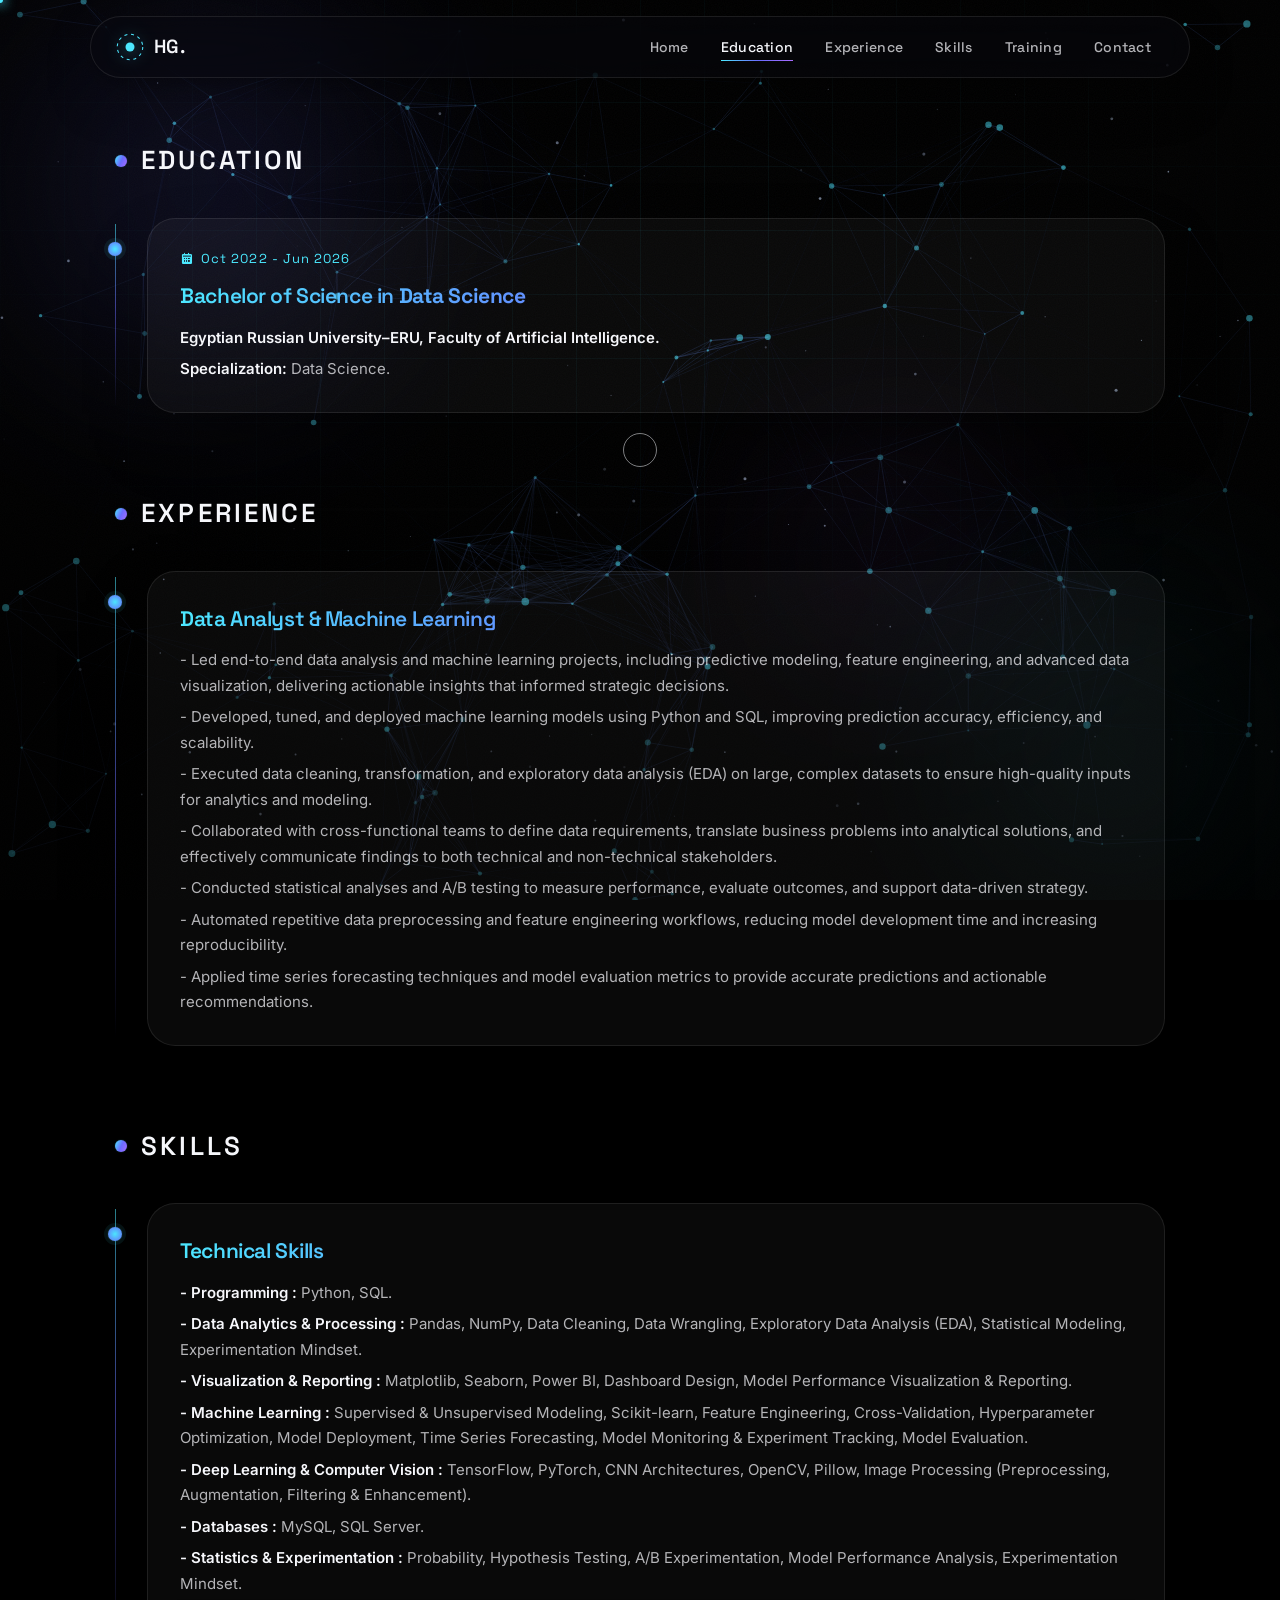
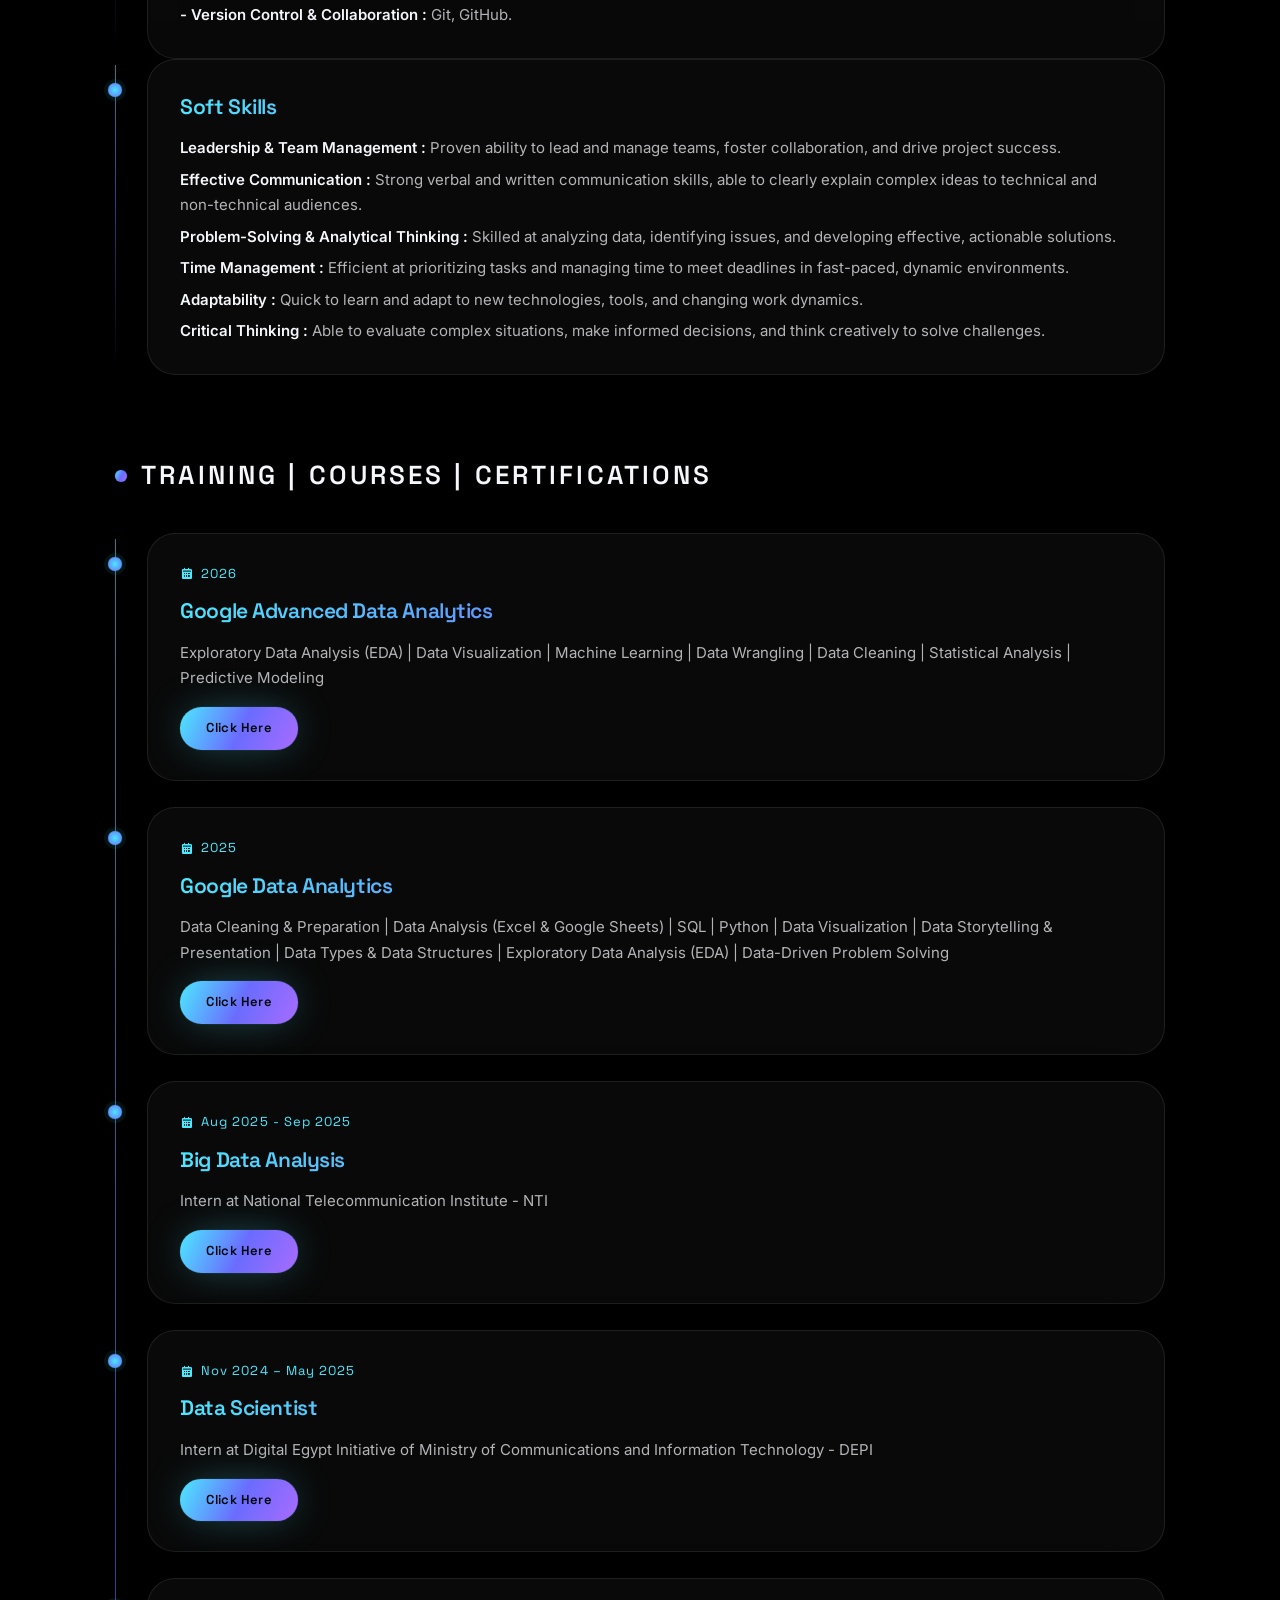
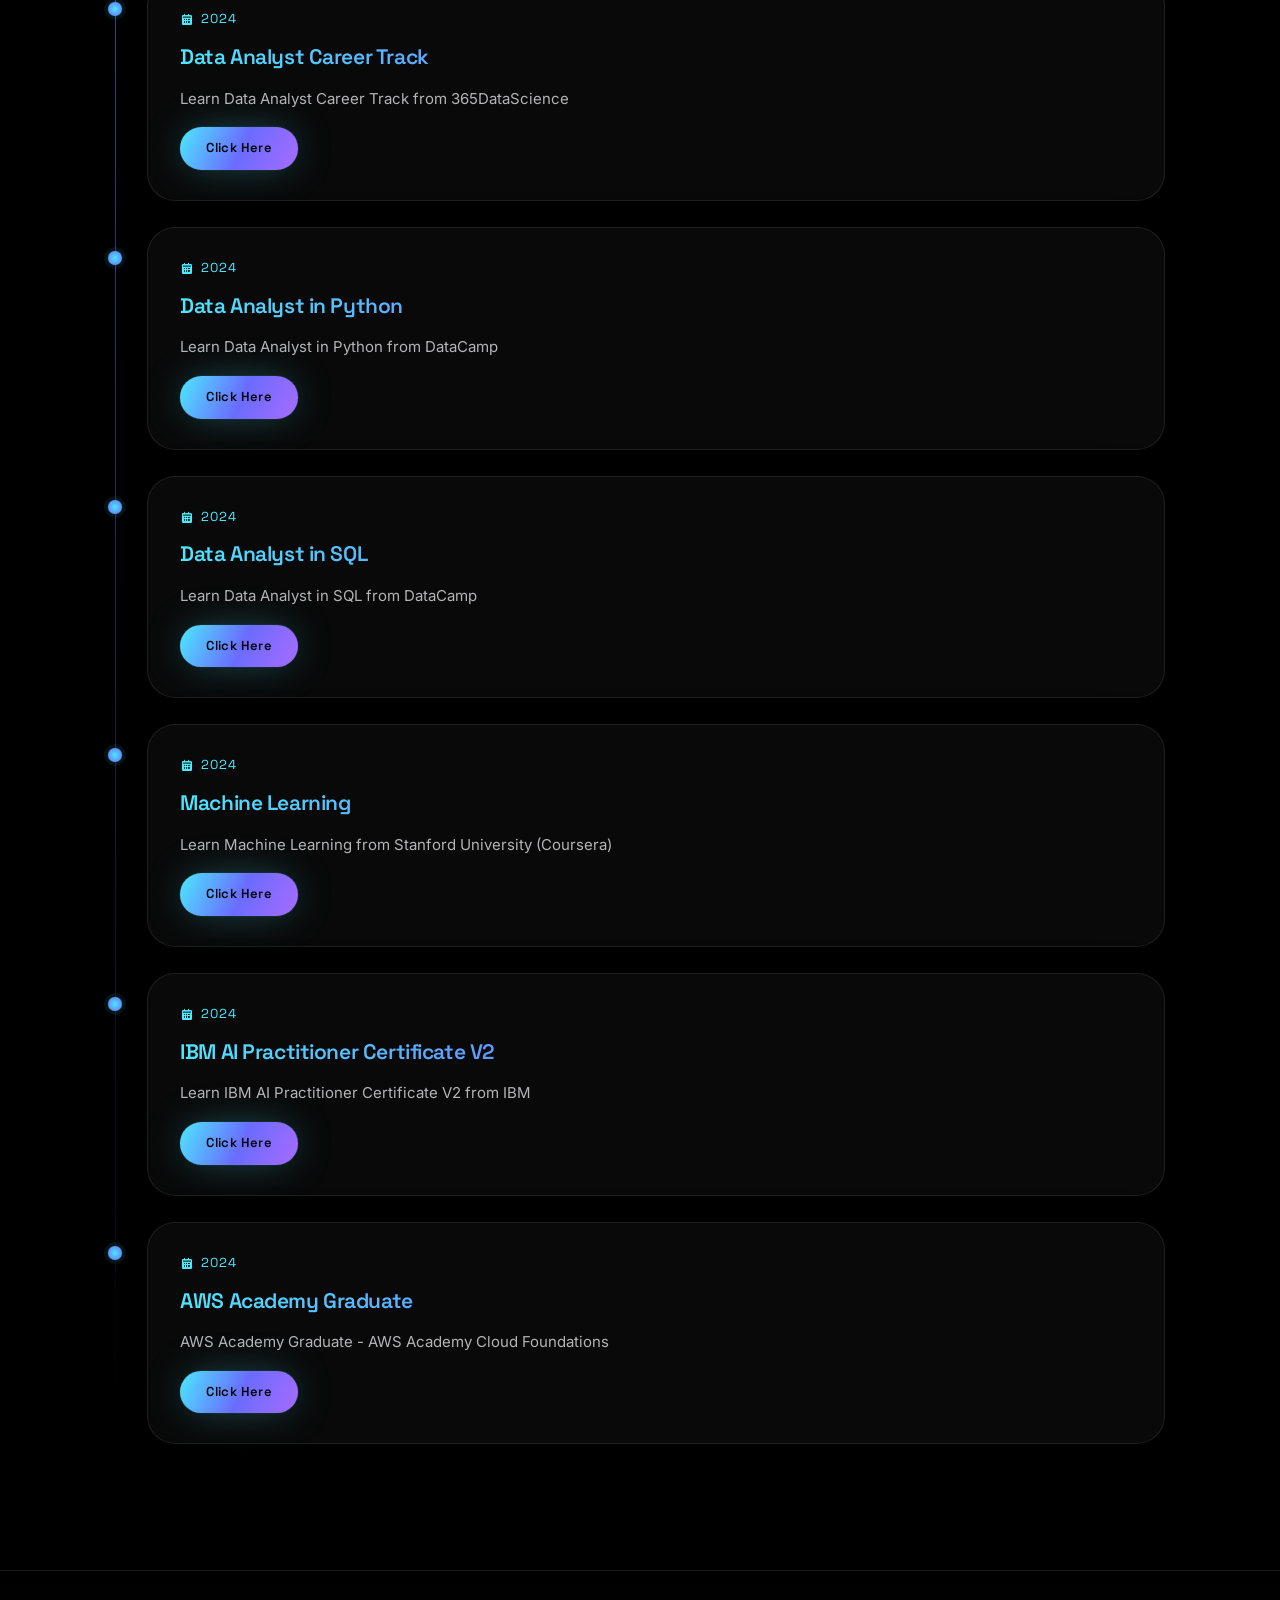
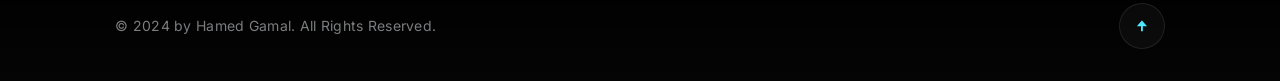
<file: site/about.html>
<!doctype html><html lang="en"><head><meta charset="UTF-8"><meta http-equiv="X-UA-Compatible" content="IE=edge"><meta name="viewport" content="width=device-width,initial-scale=1"><title>Hamed Gamal</title><link rel="preconnect" href="https://fonts.googleapis.com"><link rel="preconnect" href="https://fonts.gstatic.com" crossorigin><link href="https://fonts.googleapis.com/css2?family=Space+Grotesk:wght@500;600;700&family=Inter:wght@300;400;500;600;700&display=swap" rel="stylesheet"><link href="https://unpkg.com/boxicons@2.1.4/css/boxicons.min.css" rel="stylesheet"><link rel="stylesheet" href="css/tokens.css"><link rel="stylesheet" href="css/base.css"><link rel="stylesheet" href="style2.css"><noscript><style>[data-reveal]{opacity:1!important;filter:none!important;transform:none!important}</style></noscript></head><body><div id="bg-scene" aria-hidden="true"><canvas id="bg-canvas"></canvas><div class="bg-grid"></div><div class="bg-bloom bg-bloom--a"></div><div class="bg-bloom bg-bloom--b"></div><div class="bg-bloom bg-bloom--c"></div><div class="bg-noise"></div><div class="bg-vignette"></div></div><header class="header"><a href="#" class="logo"><svg class="logo-mark" viewBox="0 0 40 40" fill="none" xmlns="http://www.w3.org/2000/svg"><circle class="lm-ring" cx="20" cy="20" r="17" stroke="url(#navg2)" stroke-width="1.4" stroke-dasharray="4 5"/><circle class="lm-core" cx="20" cy="20" r="6" fill="url(#navg2)"/><defs><linearGradient id="navg2" x1="0" y1="0" x2="40" y2="40"><stop offset="0%" stop-color="#4ce9ff"/><stop offset="100%" stop-color="#a86bff"/></linearGradient></defs></svg> HG. </a><i class="bx bx-menu" id="menu-icon"></i><nav class="navbar"><a href="index.html">Home</a><a href="#education" class="active">Education</a> <a href="#experience">Experience</a> <a href="#skills">Skills</a> <a href="#training">Training</a> <a href="index.html#contact">Contact</a></nav></header><section class="timeline"><div class="timeline-row"><div class="timeline-column" id="education"><h2 class="title">Education<span class="animate" style="--i:3"></span></h2><div class="timeline-box"><div class="timeline-content"><div class="content"><div class="year"><i class="bx bxs-calendar"></i>Oct 2022 - Jun 2026</div><h3>Bachelor of Science in <strong>Data Science</strong></h3><p><strong>Egyptian Russian University–ERU, Faculty of Artificial Intelligence.</strong></p><p><strong>Specialization:</strong> Data Science.</p></div></div></div></div><div class="timeline-column" id="experience"><h2 class="title">Experience<span class="animate" style="--i:3"></span></h2><div class="timeline-box"><div class="timeline-content"><div class="content"><h3>Data Analyst & Machine Learning</h3><p>- Led end-to-end data analysis and machine learning projects, including predictive modeling, feature engineering, and advanced data visualization, delivering actionable insights that informed strategic decisions.</p><p>- Developed, tuned, and deployed machine learning models using Python and SQL, improving prediction accuracy, efficiency, and scalability.</p><p>- Executed data cleaning, transformation, and exploratory data analysis (EDA) on large, complex datasets to ensure high-quality inputs for analytics and modeling.</p><p>- Collaborated with cross-functional teams to define data requirements, translate business problems into analytical solutions, and effectively communicate findings to both technical and non-technical stakeholders.</p><p>- Conducted statistical analyses and A/B testing to measure performance, evaluate outcomes, and support data-driven strategy.</p><p>- Automated repetitive data preprocessing and feature engineering workflows, reducing model development time and increasing reproducibility.</p><p>- Applied time series forecasting techniques and model evaluation metrics to provide accurate predictions and actionable recommendations.</p></div></div></div></div><div class="timeline-column" id="skills"><h2 class="title">Skills<span class="animate" style="--i:3"></span></h2><div class="timeline-box"><div class="timeline-content"><div class="content"><h3>Technical Skills</h3><p><strong>- Programming :</strong> Python, SQL.</p><p><strong>- Data Analytics & Processing :</strong> Pandas, NumPy, Data Cleaning, Data Wrangling, Exploratory Data Analysis (EDA), Statistical Modeling, Experimentation Mindset.</p><p><strong>- Visualization & Reporting :</strong> Matplotlib, Seaborn, Power BI, Dashboard Design, Model Performance Visualization & Reporting.</p><p><strong>- Machine Learning :</strong> Supervised & Unsupervised Modeling, Scikit-learn, Feature Engineering, Cross-Validation, Hyperparameter Optimization, Model Deployment, Time Series Forecasting, Model Monitoring & Experiment Tracking, Model Evaluation.</p><p><strong>- Deep Learning & Computer Vision :</strong> TensorFlow, PyTorch, CNN Architectures, OpenCV, Pillow, Image Processing (Preprocessing, Augmentation, Filtering & Enhancement).</p><p><strong>- Databases :</strong> MySQL, SQL Server.</p><p><strong>- Statistics & Experimentation :</strong> Probability, Hypothesis Testing, A/B Experimentation, Model Performance Analysis, Experimentation Mindset.</p><p><strong>- Version Control & Collaboration :</strong> Git, GitHub.</p></div></div></div><div class="timeline-box"><div class="timeline-content"><div class="content"><h3>Soft Skills</h3><p><strong>Leadership & Team Management :</strong> Proven ability to lead and manage teams, foster collaboration, and drive project success.</p><p><strong>Effective Communication :</strong> Strong verbal and written communication skills, able to clearly explain complex ideas to technical and non-technical audiences.</p><p><strong>Problem-Solving & Analytical Thinking :</strong> Skilled at analyzing data, identifying issues, and developing effective, actionable solutions.</p><p><strong>Time Management :</strong> Efficient at prioritizing tasks and managing time to meet deadlines in fast-paced, dynamic environments.</p><p><strong>Adaptability :</strong> Quick to learn and adapt to new technologies, tools, and changing work dynamics.</p><p><strong>Critical Thinking :</strong> Able to evaluate complex situations, make informed decisions, and think creatively to solve challenges.</p></div></div></div><span class="animate" style="--i:3"></span></div><div class="timeline-column" id="training"><h2 class="title">Training | Courses | Certifications<span class="animate" style="--i:3"></span></h2><div class="timeline-box"><div class="timeline-content"><div class="content"><div class="year"><i class="bx bxs-calendar"></i>2026</div><h3>Google Advanced Data Analytics</h3><p>Exploratory Data Analysis (EDA) | Data Visualization | Machine Learning | Data Wrangling | Data Cleaning | Statistical Analysis | Predictive Modeling</p><a href="https://coursera.org/share/43d5f53e4f64954eafcbe0b8b47e309d" class="btn">Click Here</a></div></div><div class="timeline-content"><div class="content"><div class="year"><i class="bx bxs-calendar"></i>2025</div><h3>Google Data Analytics</h3><p>Data Cleaning & Preparation | Data Analysis (Excel & Google Sheets) | SQL | Python | Data Visualization | Data Storytelling & Presentation | Data Types & Data Structures | Exploratory Data Analysis (EDA) | Data-Driven Problem Solving</p><a href="https://www.coursera.org/account/accomplishments/professional-cert/certificate/6YBHMVHD67W1" class="btn">Click Here</a></div></div><div class="timeline-content"><div class="content"><div class="year"><i class="bx bxs-calendar"></i>Aug 2025 - Sep 2025</div><h3>Big Data Analysis</h3><p>Intern at National Telecommunication Institute - NTI</p><a href="NTI Big Data Analysis.pdf" class="btn">Click Here</a></div></div><div class="timeline-content"><div class="content"><div class="year"><i class="bx bxs-calendar"></i>Nov 2024 – May 2025</div><h3>Data Scientist</h3><p>Intern at Digital Egypt Initiative of Ministry of Communications and Information Technology - DEPI</p><a href="Hamed Gamal Hamed DEPI Graduation.pdf" class="btn">Click Here</a></div></div><div class="timeline-content"><div class="content"><div class="year"><i class="bx bxs-calendar"></i>2024</div><h3>Data Analyst Career Track</h3><p>Learn Data Analyst Career Track from 365DataScience</p><a href="https://learn.365datascience.com/certificates/DD-7E79BB6868/" class="btn">Click Here</a></div></div><div class="timeline-content"><div class="content"><div class="year"><i class="bx bxs-calendar"></i>2024</div><h3>Data Analyst in Python</h3><p>Learn Data Analyst in Python from DataCamp</p><a href="https://www.datacamp.com/completed/statement-of-accomplishment/track/bd39edb533acaf0a70de02bbe2cbcb63d2a9b840" class="btn">Click Here</a></div></div><div class="timeline-content"><div class="content"><div class="year"><i class="bx bxs-calendar"></i>2024</div><h3>Data Analyst in SQL</h3><p>Learn Data Analyst in SQL from DataCamp</p><a href="https://www.datacamp.com/completed/statement-of-accomplishment/track/4c5aa2d353995a993a442c6081881ee746440908" class="btn">Click Here</a></div></div><div class="timeline-content"><div class="content"><div class="year"><i class="bx bxs-calendar"></i>2024</div><h3>Machine Learning</h3><p>Learn Machine Learning from Stanford University (Coursera)</p><a href="https://www.coursera.org/account/accomplishments/specialization/Q0AQOBBF7Y6Y?utm_source=mobile&utm_medium=certificate&utm_content=cert_image&utm_campaign=sharing_cta&utm_product=s12n" class="btn">Click Here</a></div></div><div class="timeline-content"><div class="content"><div class="year"><i class="bx bxs-calendar"></i>2024</div><h3>IBM AI Practitioner Certificate V2</h3><p>Learn IBM AI Practitioner Certificate V2 from IBM</p><a href="https://www.credly.com/badges/fe50c3fd-5d6b-4c22-a6ea-bdf67d5fdd38/public_url" class="btn">Click Here</a></div></div><div class="timeline-content"><div class="content"><div class="year"><i class="bx bxs-calendar"></i>2024</div><h3>AWS Academy Graduate</h3><p>AWS Academy Graduate - AWS Academy Cloud Foundations</p><a href="https://www.credly.com/badges/1cb1eba4-badf-4621-964a-cc04ab1a421d/public_url" class="btn">Click Here</a></div></div><span class="animate" style="--i:3"></span></div></div></div></section><footer class="footer"><div class="footer-text"><p>&copy; 2024 by Hamed Gamal. All Rights Reserved.</p></div><div class="footer-iconTop"><a href="#education"><i class="bx bxs-up-arrow-alt"></i></a></div></footer><script src="js/background.js"></script><script src="js/cursor.js"></script><script src="js/reveal.js"></script><script>let menuIcon=document.querySelector("#menu-icon"),navbar=document.querySelector(".navbar");menuIcon.onclick=()=>{menuIcon.classList.toggle("bx-x"),navbar.classList.toggle("active")},document.querySelectorAll(".navbar a").forEach(e=>{e.addEventListener("click",()=>{menuIcon.classList.remove("bx-x"),navbar.classList.remove("active")})});let sections=document.querySelectorAll("section .timeline-column"),navLinks=document.querySelectorAll('.navbar a[href^="#"]');function updateActiveLinks(){let e=[],t=window.scrollY;sections.forEach(n=>{let i=n.offsetTop-150,o=i+n.offsetHeight;t>=i&&t<o&&e.push(n.getAttribute("id"))}),navLinks.forEach(e=>{e.classList.remove("active")}),e.forEach(e=>{navLinks.forEach(t=>{t.getAttribute("href")==="#"+e&&t.classList.add("active")})})}window.addEventListener("scroll",updateActiveLinks),window.addEventListener("load",()=>{navLinks.forEach(e=>{e.classList.remove("active")}),document.querySelectorAll('.navbar a[href="#education"]').forEach(e=>{e.classList.add("active")}),setTimeout(updateActiveLinks,100)}),window.addEventListener("resize",updateActiveLinks),document.addEventListener("contextmenu",function(e){e.preventDefault()}),["copy","cut","paste","dragstart"].forEach(e=>{document.addEventListener(e,function(e){e.preventDefault()})}),document.addEventListener("keydown",function(e){if("F12"===e.key||e.ctrlKey&&e.shiftKey&&("I"===e.key||"J"===e.key||"C"===e.key)||e.ctrlKey&&("U"===e.key||"S"===e.key||"P"===e.key||"C"===e.key)||"PrintScreen"===e.key||e.altKey&&"F4"===e.key)return e.preventDefault(),!1}),window.addEventListener("beforeprint",function(e){return e.preventDefault(),!1}),setInterval(()=>{(window.outerHeight-window.innerHeight>200||window.outerWidth-window.innerWidth>200)&&(document.body.innerHTML="<h1 style='text-align:center;padding:50px;'>⚠️ Developer Tools are not allowed</h1>",setTimeout(()=>window.location.reload(),2e3))},1e3)</script></body></html>
</file>
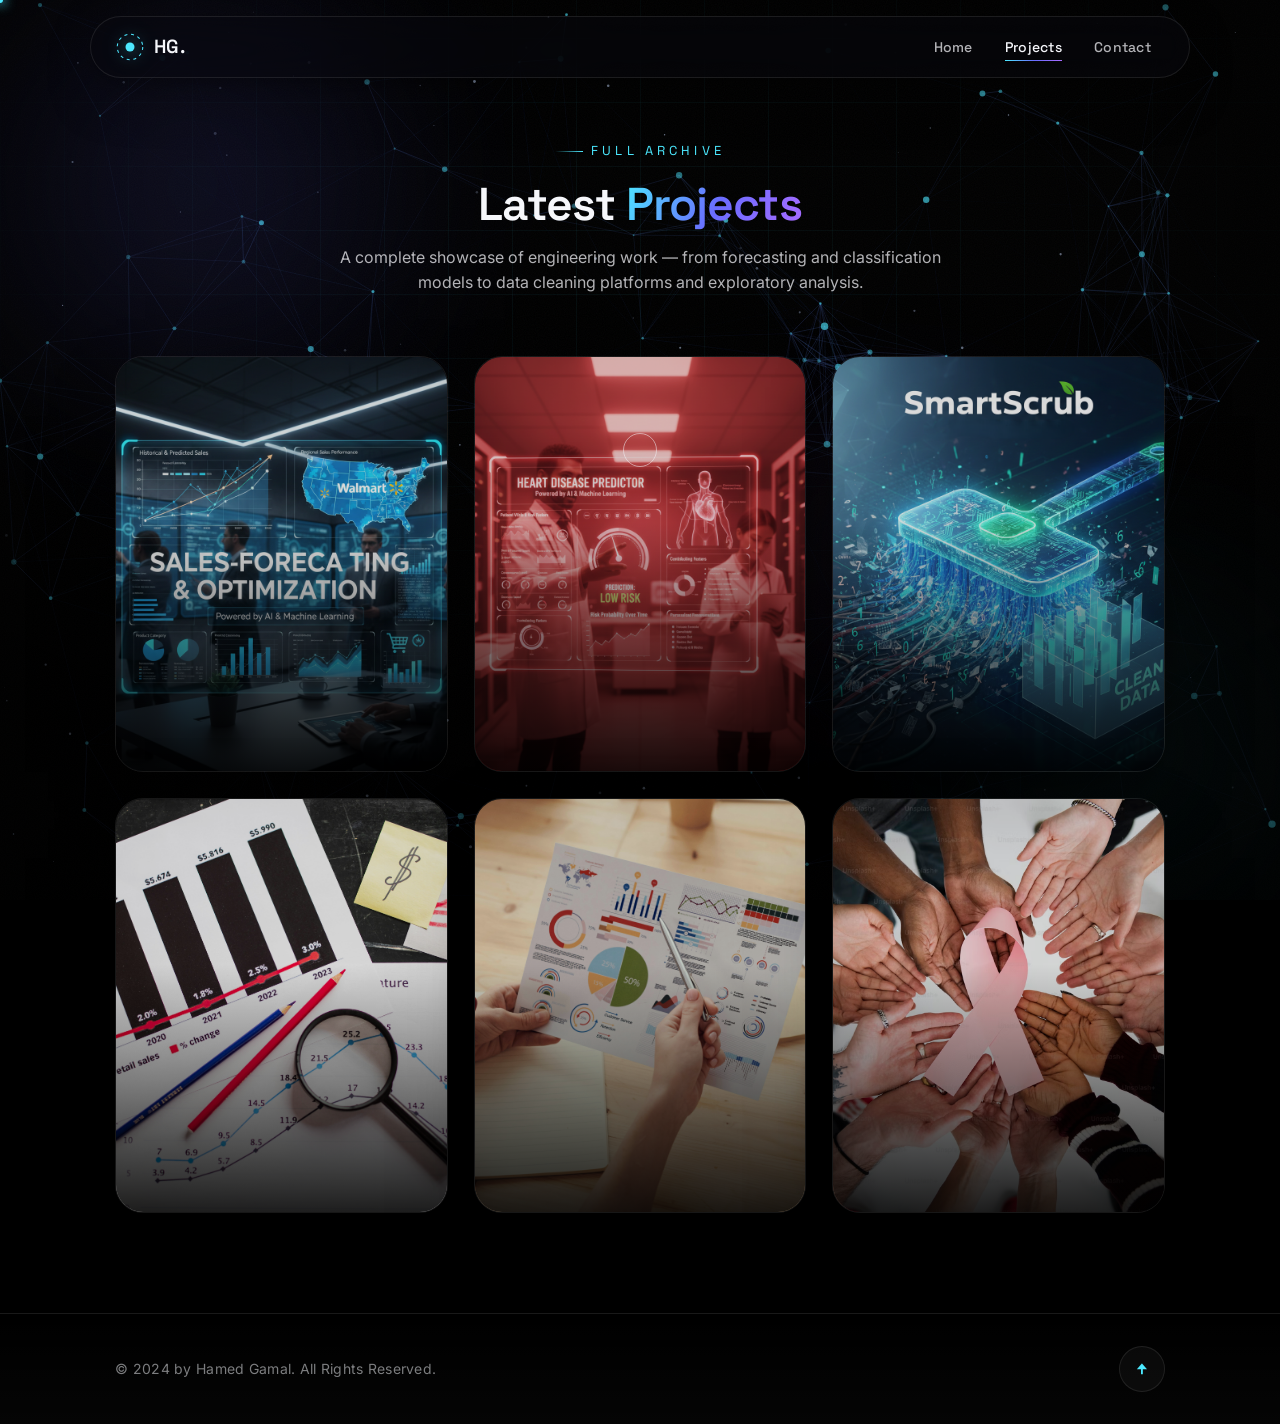
<file: site/projects.html>
<!doctype html><html lang="en"><head><meta charset="UTF-8"><meta name="viewport" content="width=device-width,initial-scale=1"><title>Projects</title><link href="https://unpkg.com/boxicons@2.1.4/css/boxicons.min.css" rel="stylesheet"><link rel="preconnect" href="https://fonts.googleapis.com"><link rel="preconnect" href="https://fonts.gstatic.com" crossorigin><link href="https://fonts.googleapis.com/css2?family=Space+Grotesk:wght@500;600;700&family=Inter:wght@300;400;500;600;700&display=swap" rel="stylesheet"><link rel="stylesheet" href="css/tokens.css"><link rel="stylesheet" href="css/base.css"><link rel="stylesheet" href="css/home.css"><link rel="stylesheet" href="css/projects.css"><noscript><style>[data-reveal]{opacity:1!important;filter:none!important;transform:none!important}</style></noscript></head><body><div id="bg-scene" aria-hidden="true"><canvas id="bg-canvas"></canvas><div class="bg-grid"></div><div class="bg-bloom bg-bloom--a"></div><div class="bg-bloom bg-bloom--b"></div><div class="bg-bloom bg-bloom--c"></div><div class="bg-noise"></div><div class="bg-vignette"></div></div><header class="header"><a href="#" class="logo"><svg class="logo-mark" viewBox="0 0 40 40" fill="none" xmlns="http://www.w3.org/2000/svg"><circle class="lm-ring" cx="20" cy="20" r="17" stroke="url(#navg3)" stroke-width="1.4" stroke-dasharray="4 5"/><circle class="lm-core" cx="20" cy="20" r="6" fill="url(#navg3)"/><defs><linearGradient id="navg3" x1="0" y1="0" x2="40" y2="40"><stop offset="0%" stop-color="#4ce9ff"/><stop offset="100%" stop-color="#a86bff"/></linearGradient></defs></svg> HG. </a><i class="bx bx-menu" id="menu-icon"></i><nav class="navbar"><a href="index.html">Home</a> <a href="#projects" class="active">Projects</a> <a href="index.html#contact">Contact</a></nav></header><div class="projects-intro"><span class="eyebrow">Full Archive</span><h1 class="heading">Latest <span>Projects</span></h1><p>A complete showcase of engineering work — from forecasting and classification models to data cleaning platforms and exploratory analysis.</p></div><section class="projects projects-full" id="projects"><div class="projects-container"><div class="projects-box"><img src="images/portfolio4.png" alt=""><div class="projects-layer"><h4>Sales Forecasting and Optimization</h4><p>This project aims to forecast product demand and future sales for a major retail chain (Walmart) using multiple machine learning and deep learning techniques. With over 420,000+ records, we built robust models that assist in inventory planning, demand estimation, and data-driven decision-making.</p><a href="https://github.com/hamed-gamall/Sales-Forecasting-and-Optimization" class="btn">View</a></div></div><div class="projects-box"><img src="images/portfolio5.png" alt=""><div class="projects-layer"><h4>Heart Disease Predictor</h4><p>A powerful machine learning project that analyzes patient medical data to predict heart disease risk. It identifies key patterns like age, chest pain type, blood pressure, cholesterol, and heart rate to detect high-risk individuals. This project provides early insights for patients and supports data-driven medical decision making.</p><a href="https://github.com/hamed-gamall/Heart-Disease-Predictor" class="btn">View</a></div></div><div class="projects-box"><img src="images/portfolio6.png" alt=""><div class="projects-layer"><p>Transform your data into actionable insights with our advanced cleaning and organization service, ensuring accuracy and clarity. Instantly process your data with precision while receiving detailed post-cleaning reports to track improvements. Gain full control with flexible smart tools and in-depth initial analysis, empowering confident, data-driven decisions.</p><a href="https://smartscurb.vercel.app/" class="btn">View</a></div></div><div class="projects-box"><img src="images/portfolio1.jpg" alt=""><div class="projects-layer"><h4>Data Analysis</h4><p>Performed an in-depth analysis of supermarket sales data to uncover key patterns and trends, helping to identify factors influencing revenue and customer behavior.</p><a href="https://github.com/hamed-gamall/Data-Analysis-Supermarket-Sales" class="btn">View</a></div></div><div class="projects-box"><img src="images/portfolio2.jpg" alt=""><div class="projects-layer"><h4>Titanic-EDA</h4><p>Analysis of Titanic data revealed that survivor was strongly influenced by gender, passenger class, age, and family presence, highlighting the role of social and socioeconomic factors.</p><a href="https://github.com/hamed-gamall/Titanic-Dataset-EDA" class="btn">View</a></div></div><div class="projects-box"><img src="images/portfolio3.png" alt=""><div class="projects-layer"><h4>ML Classification</h4><p>Developed a machine learning model to classify breast cancer as benign or malignant. The project included data preprocessing, feature selection, model training, and performance evaluation, supporting early detection and diagnostic accuracy.</p><a href="https://github.com/hamed-gamall/Breast-Cancer-Classification-using-ML" class="btn">View</a></div></div></div></section><footer class="footer"><div class="footer-text"><p>&copy; 2024 by Hamed Gamal. All Rights Reserved.</p></div><div class="footer-iconTop"><a href="#projects"><i class="bx bxs-up-arrow-alt"></i></a></div></footer><script src="js/background.js"></script><script src="js/cursor.js"></script><script src="js/reveal.js"></script><script>let menuIcon=document.querySelector("#menu-icon"),navbar=document.querySelector(".navbar");menuIcon&&(menuIcon.onclick=()=>{menuIcon.classList.toggle("bx-x"),navbar.classList.toggle("active")}),document.querySelectorAll(".navbar a").forEach(e=>{e.addEventListener("click",()=>{menuIcon.classList.remove("bx-x"),navbar.classList.remove("active")})}),document.addEventListener("contextmenu",function(e){e.preventDefault()}),document.addEventListener("contextmenu",function(e){e.preventDefault()}),["copy","cut","paste","dragstart"].forEach(e=>{document.addEventListener(e,function(e){e.preventDefault()})}),document.addEventListener("keydown",function(e){if("F12"===e.key||e.ctrlKey&&e.shiftKey&&("I"===e.key||"J"===e.key||"C"===e.key)||e.ctrlKey&&("U"===e.key||"S"===e.key||"P"===e.key||"C"===e.key)||"PrintScreen"===e.key||e.altKey&&"F4"===e.key)return e.preventDefault(),!1}),window.addEventListener("beforeprint",function(e){return e.preventDefault(),!1}),setInterval(()=>{(window.outerHeight-window.innerHeight>200||window.outerWidth-window.innerWidth>200)&&(document.body.innerHTML="<h1 style='text-align:center;padding:50px;'>⚠️ Developer Tools are not allowed</h1>",setTimeout(()=>window.location.reload(),2e3))},1e3)</script></body></html>
</file>
<file: site/css/tokens.css>
:root{--void:#000000;--surface-1:#07070b;--surface-2:#0d0d14;--surface-3:#14141d;--hairline:rgba(255, 255, 255, 0.08);--hairline-strong:rgba(255, 255, 255, 0.16);--glass-fill:rgba(255, 255, 255, 0.035);--glass-fill-strong:rgba(255, 255, 255, 0.06);--glass-border:rgba(255, 255, 255, 0.09);--glass-blur:20px;--cyan:#4ce9ff;--cyan-soft:rgba(76, 233, 255, 0.14);--indigo:#6a6cff;--indigo-soft:rgba(106, 108, 255, 0.14);--violet:#a86bff;--magenta:#ff3fb0;--magenta-soft:rgba(255, 63, 176, 0.12);--accent-gradient:linear-gradient(115deg, var(--cyan) 0%, var(--indigo) 52%, var(--violet) 100%);--accent-gradient-soft:linear-gradient(115deg, rgba(76,233,255,0.16) 0%, rgba(106,108,255,0.16) 52%, rgba(168,107,255,0.16) 100%);--ink-100:#f6f7fb;--ink-70:rgba(246, 247, 251, 0.72);--ink-50:rgba(246, 247, 251, 0.5);--ink-30:rgba(246, 247, 251, 0.3);--font-display:"Space Grotesk","Inter",sans-serif;--font-body:"Inter",sans-serif;--r-sm:10px;--r-md:18px;--r-lg:28px;--r-full:999px;--shadow-ambient:0 30px 80px -30px rgba(0, 0, 0, 0.7);--shadow-floating:0 20px 60px -20px rgba(0, 0, 0, 0.55),0 4px 20px -6px rgba(0, 0, 0, 0.4);--glow-cyan:0 0 1px rgba(76,233,255,0.6),0 0 40px -6px rgba(76,233,255,0.35);--glow-indigo:0 0 1px rgba(106,108,255,0.6),0 0 50px -8px rgba(106,108,255,0.4);--ease-out-expo:cubic-bezier(0.16, 1, 0.3, 1);--ease-out-soft:cubic-bezier(0.22, 1, 0.36, 1);--ease-in-out-soft:cubic-bezier(0.65, 0, 0.35, 1);--dur-fast:0.35s;--dur-med:0.7s;--dur-slow:1.2s;--gutter:9%;--max-w:1280px}@media (prefers-reduced-motion:reduce){:root{--dur-fast:0.01s;--dur-med:0.01s;--dur-slow:0.01s}}
</file>
<file: site/css/base.css>
*,::after,::before{margin:0;padding:0;box-sizing:border-box}html{font-size:62.5%;overflow-x:hidden;scroll-behavior:smooth}body{background:var(--void);color:var(--ink-100);font-family:var(--font-body);line-height:1.6;overflow-x:hidden;position:relative;cursor:default}a{text-decoration:none;color:inherit;border:none;outline:0}img{max-width:100%;display:block}::selection{background:var(--cyan);color:#04070a}a:focus-visible,button:focus-visible,input:focus-visible,textarea:focus-visible{outline:2px solid var(--cyan);outline-offset:4px;border-radius:4px}::-webkit-scrollbar{width:10px}::-webkit-scrollbar-track{background:var(--void)}::-webkit-scrollbar-thumb{background:linear-gradient(var(--indigo),var(--cyan));border-radius:var(--r-full)}h1,h2,h3,h4,h5,h6{font-family:var(--font-display);font-weight:600;letter-spacing:-.02em;color:var(--ink-100)}p{color:var(--ink-70)}#bg-scene{position:fixed;inset:0;z-index:-3;background:var(--void);overflow:hidden}#bg-canvas{position:absolute;inset:0;width:100%;height:100%;opacity:.9}.bg-grid{position:absolute;inset:-10%;background-image:linear-gradient(rgba(76,233,255,.05) 1px,transparent 1px),linear-gradient(90deg,rgba(76,233,255,.05) 1px,transparent 1px);background-size:64px 64px;mask-image:radial-gradient(ellipse 70% 60% at 50% 30%,black 10%,transparent 75%);animation:gridDrift 40s linear infinite}@keyframes gridDrift{0%{transform:translate3d(0,0,0)}100%{transform:translate3d(64px,64px,0)}}.bg-bloom{position:absolute;border-radius:50%;filter:blur(90px);opacity:.5;will-change:transform}.bg-bloom--a{width:46vw;height:46vw;top:-12%;left:-8%;background:radial-gradient(circle,rgba(106,108,255,.35),transparent 70%);animation:floatBloomA 22s var(--ease-in-out-soft) infinite}.bg-bloom--b{width:38vw;height:38vw;bottom:-10%;right:-6%;background:radial-gradient(circle,rgba(76,233,255,.28),transparent 70%);animation:floatBloomB 26s var(--ease-in-out-soft) infinite}.bg-bloom--c{width:30vw;height:30vw;top:40%;left:55%;background:radial-gradient(circle,rgba(168,107,255,.22),transparent 70%);animation:floatBloomC 30s var(--ease-in-out-soft) infinite}@keyframes floatBloomA{0%,100%{transform:translate(0,0)}50%{transform:translate(4%,6%)}}@keyframes floatBloomB{0%,100%{transform:translate(0,0)}50%{transform:translate(-5%,-4%)}}@keyframes floatBloomC{0%,100%{transform:translate(0,0)}50%{transform:translate(-6%,5%)}}.bg-vignette{position:absolute;inset:0;background:radial-gradient(ellipse 80% 70% at 50% 20%,transparent 40%,rgba(0,0,0,.55) 100%)}.bg-noise{position:absolute;inset:0;opacity:.035;background-image:url("data:image/svg+xml;utf8,<svg xmlns='http://www.w3.org/2000/svg' width='120' height='120'><filter id='n'><feTurbulence type='fractalNoise' baseFrequency='0.9' numOctaves='2' stitchTiles='stitch'/></filter><rect width='100%25' height='100%25' filter='url(%23n)'/></svg>")}.has-custom-cursor,.has-custom-cursor a,.has-custom-cursor button{cursor:none}#cursor-dot,#cursor-ring{position:fixed;top:0;left:0;pointer-events:none;z-index:9999;border-radius:50%;transform:translate(-50%,-50%);will-change:transform}#cursor-dot{width:6px;height:6px;background:var(--cyan);box-shadow:0 0 12px 2px rgba(76,233,255,.8);transition:opacity .2s}#cursor-ring{width:34px;height:34px;border:1px solid rgba(246,247,251,.5);transition:width .25s var(--ease-out-soft),height .25s var(--ease-out-soft),border-color .25s ease,background .25s ease,opacity .2s}#cursor-ring.is-active{width:58px;height:58px;border-color:var(--cyan);background:rgba(76,233,255,.06)}.eyebrow{display:inline-flex;align-items:center;gap:.8rem;font-family:var(--font-display);font-size:1.3rem;letter-spacing:.32em;text-transform:uppercase;color:var(--cyan)}.eyebrow::before{content:"";width:28px;height:1px;background:linear-gradient(90deg,transparent,var(--cyan))}.heading{font-size:4.6rem;text-align:center;line-height:1.15}.about-content h2 span,.heading span,.home-content h1 span{background:var(--accent-gradient);-webkit-background-clip:text;background-clip:text;-webkit-text-fill-color:transparent}.section-head{display:flex;flex-direction:column;align-items:center;gap:1.4rem;margin-bottom:6rem;text-align:center}section{position:relative;padding:12rem var(--gutter) 6rem}.header{position:fixed;top:1.6rem;left:50%;transform:translateX(-50%);width:min(1100px,92%);z-index:200;display:flex;justify-content:space-between;align-items:center;padding:1.1rem 2.4rem;background:rgba(8,8,14,.55);border:1px solid var(--glass-border);border-radius:var(--r-full);backdrop-filter:blur(var(--glass-blur)) saturate(140%);-webkit-backdrop-filter:blur(var(--glass-blur)) saturate(140%);box-shadow:var(--shadow-floating);transition:padding var(--dur-fast) var(--ease-out-soft),background var(--dur-fast) ease,width var(--dur-fast) ease}.header.sticky{padding:.7rem 2.4rem;background:rgba(6,6,11,.78)}.logo{display:inline-flex;align-items:center;gap:.9rem;font-family:var(--font-display);font-size:1.9rem;font-weight:600;color:var(--ink-100);letter-spacing:.02em;cursor:default}.logo-mark{width:30px;height:30px;flex-shrink:0;filter:drop-shadow(0 0 8px rgba(76,233,255,.55))}.logo-mark .lm-ring{animation:logoSpin 14s linear infinite;transform-origin:50% 50%}.logo-mark .lm-core{animation:logoPulse 3.2s var(--ease-in-out-soft) infinite;transform-origin:50% 50%}@keyframes logoSpin{to{transform:rotate(360deg)}}@keyframes logoPulse{0%,100%{opacity:.75;transform:scale(1)}50%{opacity:1;transform:scale(1.12)}}#menu-icon{display:none;align-items:center;justify-content:center;width:4rem;height:4rem;font-size:2.4rem;line-height:1;color:var(--ink-100);cursor:pointer}.navbar{display:flex;align-items:center;gap:.4rem}.navbar a{position:relative;font-family:var(--font-display);font-size:1.4rem;font-weight:500;letter-spacing:.02em;color:var(--ink-70);padding:.8rem 1.4rem;border-radius:var(--r-full);transition:color var(--dur-fast) ease}.navbar a::after{content:"";position:absolute;left:1.4rem;right:1.4rem;bottom:.55rem;height:1px;background:var(--accent-gradient);transform:scaleX(0);transform-origin:left;transition:transform var(--dur-fast) var(--ease-out-soft)}.navbar a.active,.navbar a:hover{color:var(--ink-100)}.navbar a.active::after,.navbar a:hover::after{transform:scaleX(1)}.navbar.active{display:flex;flex-direction:column;align-items:stretch;position:absolute;top:calc(100% + 1rem);right:0;background:rgba(8,8,14,.92);border:1px solid var(--glass-border);backdrop-filter:blur(var(--glass-blur));padding:1rem;border-radius:var(--r-md);gap:.3rem;box-shadow:var(--shadow-floating)}.btn{position:relative;display:inline-flex;align-items:center;gap:.8rem;padding:1.35rem 3rem;font-family:var(--font-display);font-size:1.45rem;font-weight:600;letter-spacing:.03em;color:#04070a;background:var(--accent-gradient);border-radius:var(--r-full);isolation:isolate;overflow:hidden;box-shadow:var(--glow-cyan);transition:transform var(--dur-fast) var(--ease-out-soft),box-shadow var(--dur-fast) ease}.btn::before{content:"";position:absolute;inset:0;background:linear-gradient(115deg,transparent 30%,rgba(255,255,255,.55) 50%,transparent 70%);transform:translateX(-120%);transition:transform .7s var(--ease-out-expo);z-index:-1}.btn:hover{transform:translateY(-3px);box-shadow:var(--glow-indigo)}.btn:hover::before{transform:translateX(120%)}.btn:active{transform:translateY(-1px) scale(.98)}.btn-ghost{background:var(--glass-fill);color:var(--ink-100);border:1px solid var(--glass-border);box-shadow:none}.btn-ghost:hover{border-color:var(--cyan);box-shadow:var(--glow-cyan)}.glass{background:var(--glass-fill);border:1px solid var(--glass-border);backdrop-filter:blur(var(--glass-blur)) saturate(130%);-webkit-backdrop-filter:blur(var(--glass-blur)) saturate(130%);box-shadow:var(--shadow-ambient);border-radius:var(--r-lg)}.social-media{display:flex;gap:1.4rem}.social-media a{display:inline-flex;align-items:center;justify-content:center;width:4.8rem;height:4.8rem;border-radius:50%;background:var(--glass-fill);border:1px solid var(--glass-border);color:var(--ink-100);font-size:2rem;transition:transform var(--dur-fast) var(--ease-out-soft),border-color var(--dur-fast) ease,box-shadow var(--dur-fast) ease,color var(--dur-fast) ease}.social-media a:hover{color:var(--cyan);border-color:var(--cyan);box-shadow:var(--glow-cyan);transform:translateY(-4px)}[data-reveal]{opacity:0;filter:blur(14px);transform:translateY(36px);transition:opacity 1.1s var(--ease-out-expo),transform 1.1s var(--ease-out-expo),filter 1.1s var(--ease-out-expo);transition-delay:var(--reveal-delay, 0s)}[data-reveal].is-visible{opacity:1;filter:blur(0);transform:translateY(0)}[data-reveal=left]{transform:translateX(-48px)}[data-reveal=left].is-visible{transform:translateX(0)}[data-reveal=right]{transform:translateX(48px)}[data-reveal=right].is-visible{transform:translateX(0)}[data-reveal=scale]{transform:scale(.92)}[data-reveal=scale].is-visible{transform:scale(1)}.footer{position:relative;display:flex;justify-content:space-between;align-items:center;flex-wrap:wrap;gap:1.5rem;padding:3.2rem var(--gutter);margin-top:4rem;background:linear-gradient(180deg,transparent,rgba(255,255,255,.02));border-top:1px solid var(--hairline)}.footer-text p{font-size:1.4rem;color:var(--ink-50);letter-spacing:.02em}.footer-iconTop a{display:inline-flex;align-items:center;justify-content:center;width:4.6rem;height:4.6rem;border-radius:50%;background:var(--glass-fill);border:1px solid var(--glass-border);color:var(--cyan);font-size:2rem;transition:transform var(--dur-fast) var(--ease-out-soft),box-shadow var(--dur-fast) ease,background var(--dur-fast) ease}.footer-iconTop a:hover{box-shadow:var(--glow-cyan);transform:translateY(-4px);background:var(--glass-fill-strong)}@media (max-width:1200px){html{font-size:56%}}@media (max-width:991px){.header{padding:1rem 1.8rem}section{padding:10rem 6% 4rem}}@media (max-width:768px){#menu-icon{display:flex}.navbar{display:none}.heading{font-size:3.6rem}}@media (max-width:450px){html{font-size:50%}}@media (pointer:coarse){#cursor-dot,#cursor-ring{display:none}body{cursor:auto}}
</file>
<file: site/style2.css>
.timeline{padding:14rem var(--gutter) 6rem;max-width:var(--max-w);margin:0 auto}.timeline .timeline-row{display:flex;flex-direction:column;gap:8rem;width:100%}.timeline-row .timeline-column{position:relative;width:100%;scroll-margin-top:110px}.timeline-column .title{position:relative;display:inline-flex;align-items:center;gap:1.4rem;font-family:var(--font-display);font-size:2.6rem;font-weight:600;margin:0 0 3.6rem 0;color:var(--ink-100);text-transform:uppercase;letter-spacing:.12em}.timeline-column .title::before{content:"";width:12px;height:12px;border-radius:50%;background:var(--accent-gradient);box-shadow:var(--glow-cyan);flex-shrink:0}.timeline-column:target .title{color:var(--cyan);text-shadow:0 0 20px rgba(76,233,255,.55)}.timeline-column .timeline-box{position:relative;padding-left:3.2rem;border-left:none}.timeline-column .timeline-box::before{content:"";position:absolute;left:0;top:.6rem;bottom:.6rem;width:1px;background:linear-gradient(180deg,var(--cyan),var(--indigo) 45%,transparent 100%);opacity:.55}.timeline-box .timeline-content{position:relative;margin-bottom:2.6rem}.timeline-box .timeline-content:last-child{margin-bottom:0}.timeline-content::before{content:"";position:absolute;top:2.4rem;left:-3.2rem;width:14px;height:14px;border-radius:50%;background:radial-gradient(circle,var(--cyan),var(--indigo));box-shadow:0 0 0 4px rgba(76,233,255,.08),var(--glow-cyan);transform:translateX(-50%);transition:transform var(--dur-fast) var(--ease-out-soft)}.timeline-content:hover::before{transform:translateX(-50%) scale(1.3)}.timeline-content .content{padding:3rem 3.2rem;border-radius:var(--r-lg);background:var(--glass-fill);border:1px solid var(--glass-border);backdrop-filter:blur(var(--glass-blur)) saturate(120%);box-shadow:var(--shadow-ambient);transition:transform var(--dur-fast) var(--ease-out-soft),border-color var(--dur-fast) ease,box-shadow var(--dur-fast) ease}.timeline-content .content:hover{border-color:rgba(76,233,255,.32);box-shadow:var(--glow-cyan)}.timeline-content .content .year{display:inline-flex;align-items:center;gap:.7rem;font-family:var(--font-display);font-size:1.3rem;letter-spacing:.08em;color:var(--cyan);margin-bottom:1rem}.timeline-content .content h3{font-size:2.1rem;margin:0 0 1.2rem;background:var(--accent-gradient);-webkit-background-clip:text;background-clip:text;-webkit-text-fill-color:transparent}.timeline-content .content p{font-size:1.5rem;line-height:1.7;color:var(--ink-70);margin-bottom:.6rem}.timeline-content .content p:last-of-type{margin-bottom:0}.timeline-content .content p strong{color:var(--ink-100);font-weight:600}.timeline-content .content a.btn{margin-top:1.6rem;padding:1.1rem 2.6rem;font-size:1.3rem}.animate{display:none}@media (max-width:991px){.timeline{padding:11rem 6% 4rem}}@media (max-width:768px){.timeline .timeline-row{gap:5rem}.timeline-column .title{font-size:2.1rem;margin-bottom:2.6rem}.timeline-content .content{padding:2.4rem 2rem}}@media (max-width:617px){.timeline-content .content h3{font-size:1.9rem}.timeline-content .content p{font-size:1.4rem}}
</file>
<file: site/css/home.css>
#preloader{position:fixed;inset:0;z-index:999999;background:var(--void);display:flex;flex-direction:column;align-items:center;justify-content:center;gap:2rem;transition:opacity .6s var(--ease-out-soft),visibility .6s}#preloader.is-hidden{opacity:0;visibility:hidden;pointer-events:none}#preloader .pl-mark{width:64px;height:64px;animation:logoPulse 1.6s var(--ease-in-out-soft) infinite}#preloader .pl-bar{width:180px;height:2px;background:rgba(255,255,255,.08);border-radius:var(--r-full);overflow:hidden}#preloader .pl-bar::after{content:"";display:block;width:40%;height:100%;background:var(--accent-gradient);animation:plSweep 1.1s var(--ease-in-out-soft) infinite}@keyframes plSweep{0%{transform:translateX(-100%)}100%{transform:translateX(350%)}}#preloader .pl-label{font-family:var(--font-display);font-size:1.2rem;letter-spacing:.3em;text-transform:uppercase;color:var(--ink-50)}.home{display:grid;grid-template-columns:1.15fr 0.85fr;align-items:center;gap:4rem;min-height:100vh;padding:14rem var(--gutter) 6rem;max-width:var(--max-w);margin:0 auto}.home-content{position:relative;z-index:2}.home-content h3:first-child{font-family:var(--font-display);font-size:1.7rem;font-weight:500;color:var(--ink-50);letter-spacing:.05em;margin-bottom:1.2rem}.home-content h1{font-size:clamp(4.4rem, 6.4vw, 7.6rem);line-height:1.02;margin-bottom:1.2rem;background:linear-gradient(180deg,#fff 0,#fff 55%,rgba(255,255,255,.55) 100%);-webkit-background-clip:text;background-clip:text;-webkit-text-fill-color:transparent}.home-content h3:nth-of-type(2){font-size:2.6rem;font-family:var(--font-display);color:var(--ink-100);margin-bottom:2.2rem;font-weight:500}.home-content h3:nth-of-type(2) .multiple-text{color:var(--cyan);text-shadow:0 0 24px rgba(76,233,255,.5)}@keyframes caretBlink{50%{opacity:0}}.home-content p{max-width:52ch;font-size:1.65rem;color:var(--ink-70);margin-bottom:3rem}.home-content .social-media{margin-bottom:3.2rem}.home-img{position:relative;display:flex;align-items:center;justify-content:center;z-index:1}.glow-circle{position:relative;width:min(38vw,300px);aspect-ratio:1/1;display:grid;place-items:center;border-radius:50%}.glow-circle::after,.glow-circle::before{content:"";position:absolute;inset:-6%;border-radius:50%;border:1px solid var(--hairline)}.glow-circle::after{inset:-14%;border-style:dashed;border-color:rgba(76,233,255,.18);animation:logoSpin 60s linear infinite}.glow-circle .ring-conic{position:absolute;inset:-2%;border-radius:50%;padding:2px;background:conic-gradient(from 0deg,var(--cyan),var(--indigo),var(--violet),var(--cyan));-webkit-mask:linear-gradient(#000 0 0) content-box,linear-gradient(#000 0 0);-webkit-mask-composite:xor;mask-composite:exclude;animation:logoSpin 10s linear infinite;opacity:.85}.glow-circle img{position:relative;width:100%;height:100%;object-fit:cover;border-radius:50%;padding:10px;background:0 0;animation:floatImage 6s var(--ease-in-out-soft) infinite;filter:saturate(1.05) contrast(1.04);box-shadow:inset 0 0 0 1px rgba(255,255,255,.06)}@keyframes floatImage{0%,100%{transform:translateY(0)}50%{transform:translateY(-1.6rem)}}.glow-circle:hover::before{border-color:rgba(76,233,255,.5);box-shadow:var(--glow-cyan)}.float-chip{position:absolute;display:flex;align-items:center;justify-content:center;width:5.4rem;height:5.4rem;border-radius:1.4rem;background:var(--glass-fill);border:1px solid var(--glass-border);backdrop-filter:blur(14px);color:var(--cyan);font-size:2.2rem;box-shadow:var(--shadow-floating);animation:chipFloat 7s var(--ease-in-out-soft) infinite}.float-chip--1{top:4%;left:-4%;animation-delay:0s}.float-chip--2{bottom:10%;right:-6%;color:var(--violet);animation-delay:1.6s}.float-chip--3{top:55%;left:-10%;color:var(--indigo);animation-delay:3.2s;width:4.4rem;height:4.4rem;font-size:1.8rem}@keyframes chipFloat{0%,100%{transform:translateY(0) rotate(0)}50%{transform:translateY(-14px) rotate(4deg)}}.scroll-indicator{position:absolute;left:var(--gutter);bottom:3.4rem;transform:translateY(100px);display:flex;align-items:center;gap:1.2rem;z-index:2}.scroll-indicator .si-track{width:2px;height:46px;border-radius:var(--r-full);background:rgba(255,255,255,.12);position:relative;overflow:hidden}.scroll-indicator .si-track::after{content:"";position:absolute;top:0;left:0;right:0;height:40%;background:var(--accent-gradient);border-radius:var(--r-full);animation:siMove 2.2s var(--ease-in-out-soft) infinite}@keyframes siMove{0%{transform:translateY(-100%)}100%{transform:translateY(250%)}}.scroll-indicator span{font-family:var(--font-display);font-size:1.15rem;letter-spacing:.28em;text-transform:uppercase;color:var(--ink-50);writing-mode:vertical-rl}@media (max-width:991px){.home{grid-template-columns:1fr;text-align:center;padding-top:12rem}.home-content p{margin-left:auto;margin-right:auto}.home-content .social-media{justify-content:center}.home-img{order:-1;margin-bottom:2rem}.glow-circle{width:min(60vw,320px)}.scroll-indicator{display:none}}.about{display:grid;grid-template-columns:0.8fr 1.2fr;gap:6rem;align-items:center;max-width:var(--max-w);margin:0 auto}.about .home-content{display:flex;justify-content:center}.about .home-img{position:relative;border-radius:var(--r-lg);overflow:visible}.about .home-img img{width:100%;max-width:360px;border-radius:var(--r-lg);box-shadow:var(--shadow-floating);border:1px solid var(--glass-border)}.about .home-img::before{content:"";position:absolute;inset:-18px;border:1px solid var(--hairline);border-radius:calc(var(--r-lg) + 12px);z-index:-1}.about-content .eyebrow{margin-bottom:1.4rem}.about-content h2{font-size:4.2rem;margin-bottom:2.2rem}.about-content p{font-size:1.55rem;color:var(--ink-70);margin:0 0 1.8rem;max-width:62ch}.about-content .btn{margin-top:1rem}@media (max-width:991px){.about{grid-template-columns:1fr;text-align:center}.about .home-content{margin-bottom:2rem}.about-content p{margin-left:auto;margin-right:auto}}.services{max-width:var(--max-w);margin:0 auto}.services-container{display:grid;grid-template-columns:repeat(auto-fit,minmax(28rem,1fr));gap:2.6rem}.services-box{position:relative;padding:4rem 3rem 3.6rem;border-radius:var(--r-lg);background:var(--glass-fill);border:1px solid var(--glass-border);backdrop-filter:blur(var(--glass-blur));text-align:left;overflow:hidden;transition:border-color var(--dur-fast) ease,box-shadow var(--dur-fast) ease,transform var(--dur-fast) var(--ease-out-soft);box-shadow:var(--shadow-ambient)}.services-box::before{content:"";position:absolute;inset:0;background:radial-gradient(360px circle at var(--mx,50%) var(--my,0),rgba(76,233,255,.14),transparent 60%);opacity:0;transition:opacity var(--dur-fast) ease;pointer-events:none}.services-box:hover::before{opacity:1}.services-box:hover{border-color:rgba(76,233,255,.35);box-shadow:var(--glow-cyan)}.services-box i{display:inline-flex;align-items:center;justify-content:center;width:6.4rem;height:6.4rem;border-radius:1.6rem;font-size:3rem;color:var(--cyan);background:var(--cyan-soft);margin-bottom:2.4rem}.services-box h3{font-size:2.4rem;margin-bottom:1.4rem}.services-box p{font-size:1.5rem;margin-bottom:2.6rem}.services-box .btn-ghost{padding:1.1rem 2.4rem;font-size:1.3rem}.projects{max-width:var(--max-w);margin:0 auto}.projects-container{display:grid;grid-template-columns:repeat(3,1fr);gap:2.6rem}.projects-box{position:relative;border-radius:var(--r-lg);overflow:hidden;aspect-ratio:4/5;border:1px solid var(--glass-border);box-shadow:var(--shadow-ambient);transition:transform var(--dur-fast) var(--ease-out-soft),box-shadow var(--dur-fast) ease}.projects-box img{width:100%;height:100%;object-fit:cover;filter:saturate(1.05) brightness(.86);transition:transform .9s var(--ease-out-expo),filter var(--dur-fast) ease}.projects-box:hover img{transform:scale(1.08);filter:saturate(1.15) brightness(.7)}.projects-box:hover{box-shadow:var(--glow-indigo)}.projects-box::after{content:"";position:absolute;inset:0;background:linear-gradient(180deg,transparent 40%,rgba(0,0,0,.85) 100%);pointer-events:none}.projects-box .projects-layer{position:absolute;inset:0;display:flex;flex-direction:column;justify-content:flex-end;align-items:flex-start;text-align:left;padding:2.6rem;z-index:2;background:linear-gradient(180deg,transparent 0,rgba(4,6,12,.35) 45%,rgba(4,6,12,.94) 100%);transform:translateY(100%);transition:transform .6s var(--ease-out-expo)}.projects-box:hover .projects-layer{transform:translateY(0)}.projects-layer h4{font-size:2.1rem;margin-bottom:.9rem;color:var(--ink-100)}.projects-layer p{font-size:1.35rem;color:var(--ink-70);margin-bottom:1.6rem;display:-webkit-box;-webkit-line-clamp:10;-webkit-box-orient:vertical;overflow:hidden}.projects-layer a{display:inline-flex;align-items:center;justify-content:center;width:4.6rem;height:4.6rem;border-radius:50%;background:var(--accent-gradient);color:#04070a;font-size:30}.projects-layer a::before{content:"→";font-size:1.9rem;font-weight:700;transition:transform 1.1s ease}.projects-layer a:hover{box-shadow:var(--glow-cyan)}@media (max-width:991px){.projects-container{grid-template-columns:repeat(2,1fr)}}@media (max-width:617px){.projects-container{grid-template-columns:1fr}}.contact{max-width:900px;margin:0 auto;text-align:center}.contact form{padding:4.4rem;border-radius:var(--r-lg);background:var(--glass-fill);border:1px solid var(--glass-border);backdrop-filter:blur(var(--glass-blur));box-shadow:var(--shadow-ambient);text-align:left}.contact form .input-box{display:flex;gap:1.6rem;flex-wrap:wrap}.contact form .input-box input,.contact form textarea{flex:1 1 22rem;width:100%;padding:1.6rem 1.8rem;font-size:1.5rem;font-family:var(--font-body);color:var(--ink-100);background:rgba(255,255,255,.03);border:1px solid var(--glass-border);border-radius:var(--r-sm);margin:.8rem 0;transition:border-color var(--dur-fast) ease,box-shadow var(--dur-fast) ease,background var(--dur-fast) ease}.contact form .input-box input::placeholder,.contact form textarea::placeholder{color:var(--ink-30)}.contact form .input-box input:focus,.contact form textarea:focus{border-color:var(--cyan);box-shadow:var(--glow-cyan);background:rgba(76,233,255,.03)}.contact form textarea{resize:none;margin-top:.8rem}.contact form .btn{margin-top:1.6rem;cursor:pointer;border:none;width:100%;justify-content:center;font-size:1.5rem}#feedback{margin-top:2rem;font-family:var(--font-display);font-size:1.4rem;letter-spacing:.02em}#feedback p{padding:1.4rem 2rem;border-radius:var(--r-sm);background:var(--glass-fill);border:1px solid var(--glass-border)}@media (max-width:600px){.contact form{padding:2.6rem 2rem}.contact form .input-box input{flex:1 1 100%}}
</file>
<file: site/css/projects.css>
.projects-intro{max-width:var(--max-w);margin:0 auto;padding:14rem var(--gutter) 2rem;text-align:center}.projects-intro .eyebrow{justify-content:center;margin-bottom:1.6rem}.projects-intro .heading{margin-bottom:1.4rem}.projects-intro p{max-width:62ch;margin:0 auto;font-size:1.6rem;color:var(--ink-70)}.projects.projects-full{max-width:var(--max-w);margin:0 auto;padding:4rem var(--gutter) 6rem}
</file>
